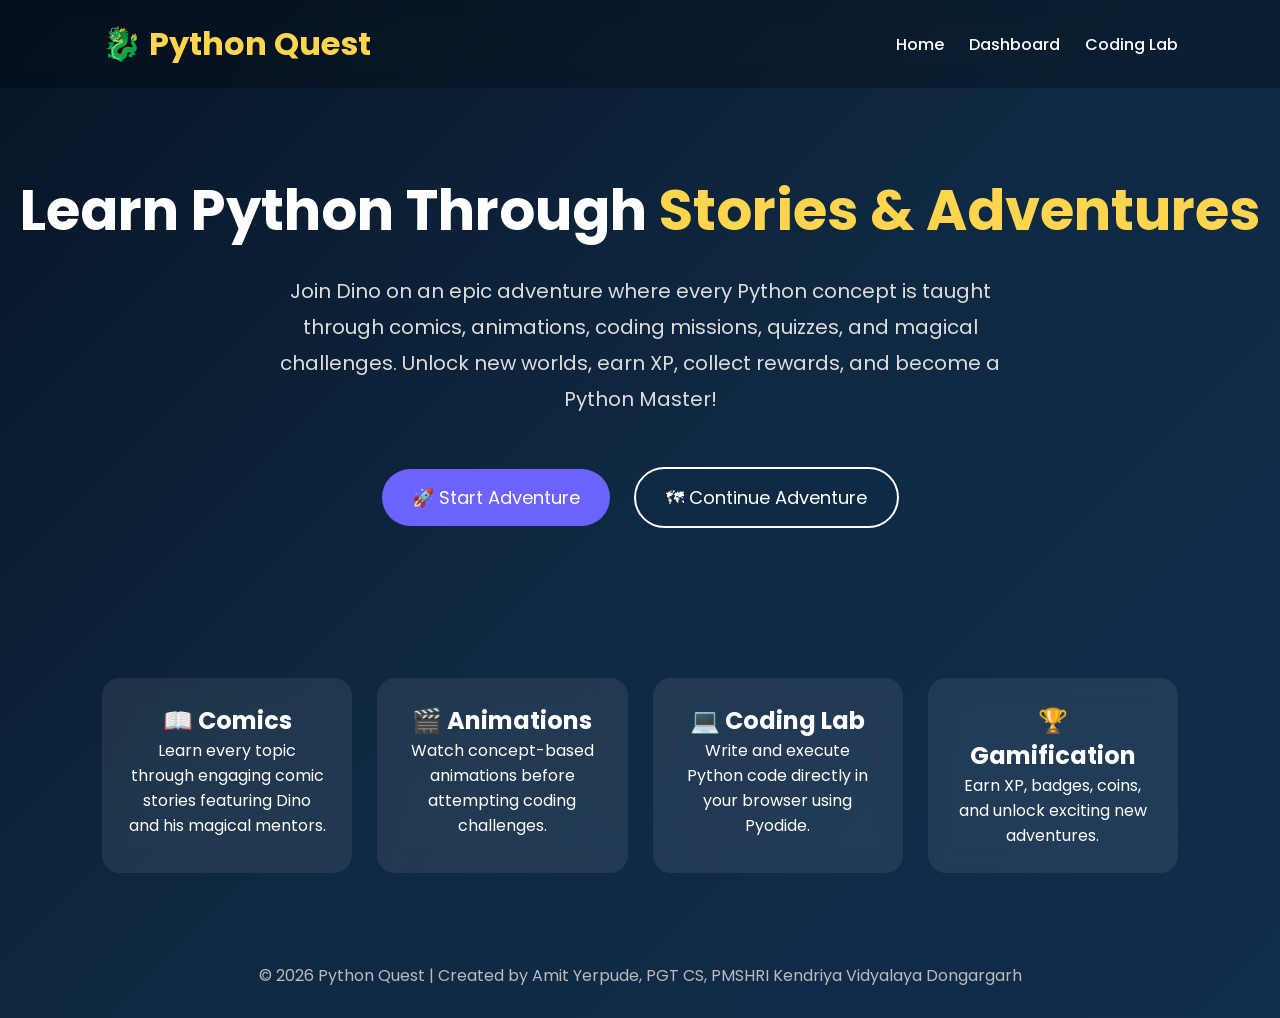
<file: index.html>
<!DOCTYPE html>
<html lang="en">
<head>
    <meta charset="UTF-8">
    <meta name="viewport" content="width=device-width, initial-scale=1.0">
    <title>Python Quest | Learn Python Through Adventures</title>

    <!-- Google Font -->
    <link href="https://fonts.googleapis.com/css2?family=Poppins:wght@300;400;600;700&display=swap" rel="stylesheet">

    <!-- CSS -->
    <link rel="stylesheet" href="css/style.css">

    <style>

        *{
            margin:0;
            padding:0;
            box-sizing:border-box;
        }

        body{

            font-family:'Poppins',sans-serif;

            background:linear-gradient(135deg,#071426,#0f2942,#112d4e);

            color:white;

            min-height:100vh;

        }

        nav{

            display:flex;

            justify-content:space-between;

            align-items:center;

            padding:20px 8%;

            background:rgba(0,0,0,.25);

            backdrop-filter:blur(10px);

        }

        .logo{

            font-size:32px;

            font-weight:700;

            color:#FFD54F;

        }

        nav ul{

            display:flex;

            list-style:none;

            gap:25px;

        }

        nav a{

            color:white;

            text-decoration:none;

            font-weight:500;

        }

        .hero{

            display:flex;

            flex-direction:column;

            justify-content:center;

            align-items:center;

            text-align:center;

            padding:80px 20px;

        }

        .hero h1{

            font-size:56px;

            margin-bottom:20px;

        }

        .hero span{

            color:#FFD54F;

        }

        .hero p{

            max-width:750px;

            font-size:20px;

            line-height:1.8;

            color:#ddd;

        }

        .buttons{

            margin-top:40px;

        }

        .btn{

            display:inline-block;

            padding:15px 30px;

            margin:10px;

            border-radius:50px;

            text-decoration:none;

            font-size:18px;

            transition:.3s;

        }

        .primary{

            background:#6C63FF;

            color:white;

        }

        .primary:hover{

            transform:translateY(-5px);

            background:#574BFF;

        }

        .secondary{

            border:2px solid white;

            color:white;

        }

        .secondary:hover{

            background:white;

            color:#222;

        }

        .features{

            display:grid;

            grid-template-columns:repeat(auto-fit,minmax(250px,1fr));

            gap:25px;

            padding:60px 8%;

        }

        .card{

            background:rgba(255,255,255,.08);

            padding:25px;

            border-radius:18px;

            text-align:center;

            transition:.3s;

        }

        .card:hover{

            transform:translateY(-8px);

        }

        footer{

            padding:30px;

            text-align:center;

            color:#bbb;

        }

        @media(max-width:768px){

            .hero h1{

                font-size:38px;

            }

            nav{

                flex-direction:column;

                gap:15px;

            }

            nav ul{

                flex-wrap:wrap;

                justify-content:center;

            }

        }

    </style>

</head>

<body>

<nav>

<div class="logo">

🐉 Python Quest

</div>

<ul>

<li><a href="#">Home</a></li>

<li><a href="dashboard.html">Dashboard</a></li>

<li><a href="code.html">Coding Lab</a></li>

</ul>

</nav>

<section class="hero">

<h1>

Learn Python Through <span>Stories & Adventures</span>

</h1>

<p>

Join Dino on an epic adventure where every Python concept is taught through comics, animations, coding missions, quizzes, and magical challenges. Unlock new worlds, earn XP, collect rewards, and become a Python Master!

</p>

<div class="buttons">

<a href="dashboard.html" class="btn primary">

🚀 Start Adventure

</a>

<a href="dashboard.html" class="btn secondary">

🗺 Continue Adventure

</a>

</div>

</section>

<section class="features">

<div class="card">

<h2>📖 Comics</h2>

<p>

Learn every topic through engaging comic stories featuring Dino and his magical mentors.

</p>

</div>

<div class="card">

<h2>🎬 Animations</h2>

<p>

Watch concept-based animations before attempting coding challenges.

</p>

</div>

<div class="card">

<h2>💻 Coding Lab</h2>

<p>

Write and execute Python code directly in your browser using Pyodide.

</p>

</div>

<div class="card">

<h2>🏆 Gamification</h2>

<p>

Earn XP, badges, coins, and unlock exciting new adventures.

</p>

</div>

</section>

<footer>

© 2026 Python Quest | Created by Amit Yerpude, PGT CS, PMSHRI Kendriya Vidyalaya Dongargarh

</footer>

</body>

</html>
</file>
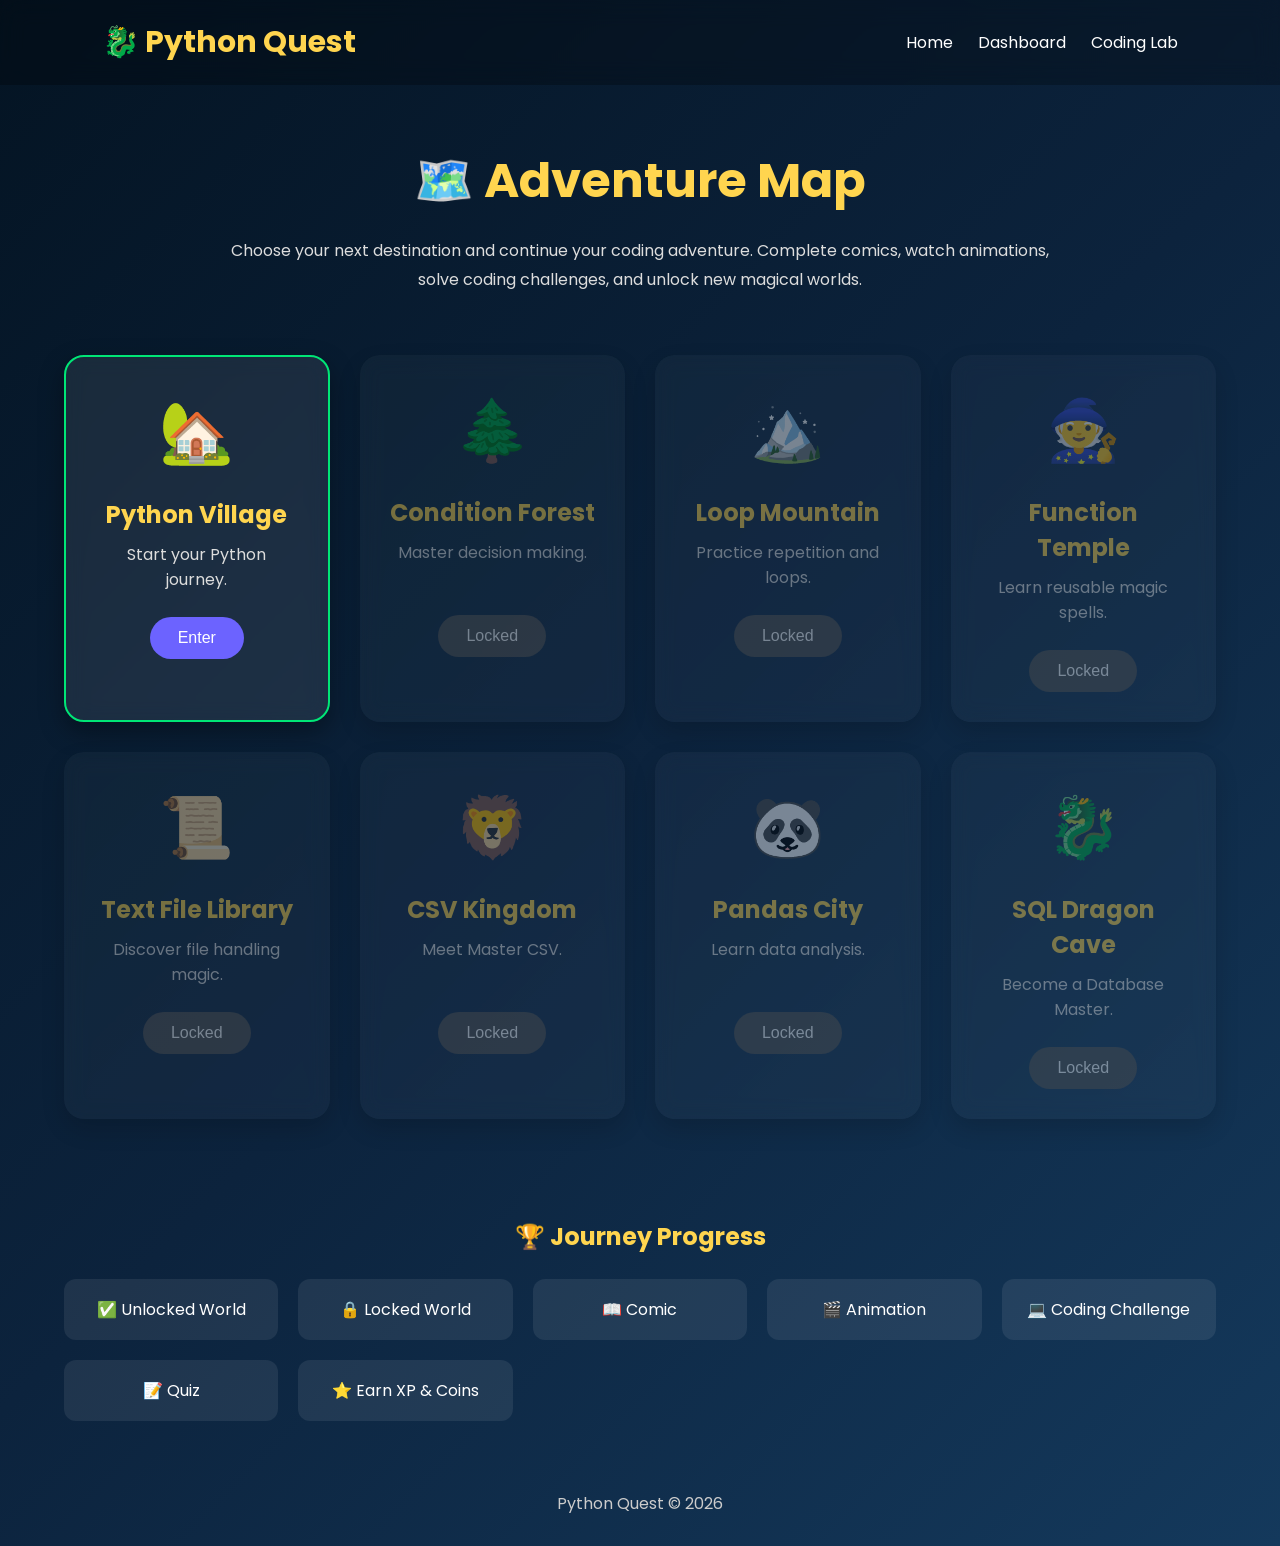
<file: map.html>
<!DOCTYPE html>
<html lang="en">
<head>
<meta charset="UTF-8">
<meta name="viewport" content="width=device-width, initial-scale=1.0">

<title>Python Quest - Adventure Map</title>

<link rel="stylesheet" href="css/map.css">

<link href="https://fonts.googleapis.com/css2?family=Poppins:wght@300;400;600;700&display=swap" rel="stylesheet">

</head>

<body>

<header>

<div class="logo">

🐉 Python Quest

</div>

<nav>

<a href="index.html">Home</a>

<a href="dashboard.html">Dashboard</a>

<a href="code.html">Coding Lab</a>

</nav>

</header>

<section class="hero">

<h1>

🗺️ Adventure Map

</h1>

<p>

Choose your next destination and continue your coding adventure.

Complete comics, watch animations, solve coding challenges, and unlock new magical worlds.

</p>

</section>

<section class="worldMap">

<div class="world unlocked">

<div class="emoji">🏡</div>

<h2>Python Village</h2>

<p>Start your Python journey.</p>

<a href="python-village.html">

<button>Enter</button>

</a>

</div>

<div class="world locked">

<div class="emoji">🌲</div>

<h2>Condition Forest</h2>

<p>Master decision making.</p>

<button disabled>Locked</button>

</div>

<div class="world locked">

<div class="emoji">🏔️</div>

<h2>Loop Mountain</h2>

<p>Practice repetition and loops.</p>

<button disabled>Locked</button>

</div>

<div class="world locked">

<div class="emoji">🧙</div>

<h2>Function Temple</h2>

<p>Learn reusable magic spells.</p>

<button disabled>Locked</button>

</div>

<div class="world locked">

<div class="emoji">📜</div>

<h2>Text File Library</h2>

<p>Discover file handling magic.</p>

<button disabled>Locked</button>

</div>

<div class="world locked">

<div class="emoji">🦁</div>

<h2>CSV Kingdom</h2>

<p>Meet Master CSV.</p>

<button disabled>Locked</button>

</div>

<div class="world locked">

<div class="emoji">🐼</div>

<h2>Pandas City</h2>

<p>Learn data analysis.</p>

<button disabled>Locked</button>

</div>

<div class="world locked">

<div class="emoji">🐉</div>

<h2>SQL Dragon Cave</h2>

<p>Become a Database Master.</p>

<button disabled>Locked</button>

</div>

</section>

<section class="legend">

<h2>🏆 Journey Progress</h2>

<div class="legendBox">

<div>

✅ Unlocked World

</div>

<div>

🔒 Locked World

</div>

<div>

📖 Comic

</div>

<div>

🎬 Animation

</div>

<div>

💻 Coding Challenge

</div>

<div>

📝 Quiz

</div>

<div>

⭐ Earn XP & Coins

</div>

</div>

</section>

<footer>

Python Quest © 2026

</footer>

<script src="js/storage.js"></script>

<script src="js/map.js"></script>

</body>

</html>
</file>
<file: css/style.css>
/*====================================================
    Python Quest
    Global Stylesheet
    Version : 1.0
====================================================*/

/* Google Font */
@import url('https://fonts.googleapis.com/css2?family=Poppins:wght@300;400;500;600;700;800&display=swap');

/* Reset */

*{
    margin:0;
    padding:0;
    box-sizing:border-box;
}

/* Variables */

:root{

    --primary:#6C63FF;
    --secondary:#FFD54F;
    --success:#00E676;
    --danger:#F44336;
    --warning:#FF9800;

    --bg-dark:#071426;
    --bg-light:#102B46;

    --card:rgba(255,255,255,.08);

    --text:#ffffff;
    --text-light:#d9d9d9;

    --radius:18px;

}

/* Body */

body{

    font-family:'Poppins',sans-serif;

    background:linear-gradient(
        135deg,
        var(--bg-dark),
        #0C233D,
        var(--bg-light)
    );

    color:var(--text);

    min-height:100vh;

}

/* Links */

a{

    text-decoration:none;

    color:white;

}

/* Images */

img{

    max-width:100%;

    display:block;

}

/* Container */

.container{

    width:90%;

    max-width:1300px;

    margin:auto;

}

/* Header */

header{

    display:flex;

    justify-content:space-between;

    align-items:center;

    padding:20px 6%;

    background:rgba(0,0,0,.25);

    backdrop-filter:blur(12px);

}

/* Logo */

.logo{

    font-size:30px;

    font-weight:700;

    color:var(--secondary);

}

/* Navigation */

nav{

    display:flex;

    gap:25px;

}

nav a{

    transition:.3s;

}

nav a:hover{

    color:var(--secondary);

}

/* Hero */

.hero{

    padding:80px 20px;

    text-align:center;

}

.hero h1{

    font-size:56px;

    margin-bottom:20px;

}

.hero p{

    max-width:850px;

    margin:auto;

    line-height:1.8;

    color:var(--text-light);

}

/* Buttons */

.btn{

    display:inline-block;

    padding:14px 30px;

    border:none;

    border-radius:50px;

    cursor:pointer;

    font-size:17px;

    transition:.3s;

}

.btn-primary{

    background:var(--primary);

    color:white;

}

.btn-primary:hover{

    transform:translateY(-4px);

    background:#5A51F7;

}

.btn-success{

    background:var(--success);

    color:black;

}

.btn-warning{

    background:var(--warning);

    color:white;

}

/* Cards */

.card{

    background:var(--card);

    backdrop-filter:blur(12px);

    border-radius:var(--radius);

    padding:25px;

    transition:.3s;

}

.card:hover{

    transform:translateY(-8px);

}

/* Grid */

.grid{

    display:grid;

    gap:25px;

}

.grid-2{

    grid-template-columns:repeat(auto-fit,minmax(320px,1fr));

}

.grid-3{

    grid-template-columns:repeat(auto-fit,minmax(280px,1fr));

}

.grid-4{

    grid-template-columns:repeat(auto-fit,minmax(230px,1fr));

}

/* Section */

.section{

    padding:70px 0;

}

/* Section Title */

.section-title{

    text-align:center;

    font-size:42px;

    color:var(--secondary);

    margin-bottom:45px;

}

/* Progress Bar */

.progress{

    width:100%;

    height:14px;

    background:#333;

    border-radius:20px;

    overflow:hidden;

}

.progress-bar{

    width:0%;

    height:100%;

    background:linear-gradient(
        90deg,
        #00E676,
        #69F0AE
    );

    transition:1s;

}

/* Badge */

.badge{

    display:inline-block;

    background:var(--secondary);

    color:black;

    padding:6px 14px;

    border-radius:20px;

    font-size:14px;

    font-weight:600;

}

/* Input */

input,
textarea,
select{

    width:100%;

    padding:14px;

    border:none;

    border-radius:10px;

    font-size:16px;

    margin-top:8px;

    margin-bottom:18px;

}

/* Footer */

footer{

    text-align:center;

    padding:35px;

    color:#cfcfcf;

}

/* Fade Animation */

.fade{

    animation:fade 1s ease;

}

@keyframes fade{

    from{

        opacity:0;

        transform:translateY(20px);

    }

    to{

        opacity:1;

        transform:translateY(0);

    }

}

/* Floating Animation */

.float{

    animation:float 3s ease-in-out infinite;

}

@keyframes float{

    0%{

        transform:translateY(0);

    }

    50%{

        transform:translateY(-10px);

    }

    100%{

        transform:translateY(0);

    }

}

/* Responsive */

@media(max-width:768px){

header{

    flex-direction:column;

    gap:18px;

}

nav{

    flex-wrap:wrap;

    justify-content:center;

}

.hero h1{

    font-size:38px;

}

.section-title{

    font-size:30px;

}

}
</file>
<file: css/map.css>
/* ==========================================
   Python Quest Adventure Map
   Version 1.0
========================================== */

*{
    margin:0;
    padding:0;
    box-sizing:border-box;
}

body{

    font-family:'Poppins',sans-serif;

    background:linear-gradient(135deg,#041423,#0C233D,#14395C);

    color:white;

    min-height:100vh;

}

/*================ HEADER ================*/

header{

    display:flex;

    justify-content:space-between;

    align-items:center;

    padding:20px 8%;

    background:rgba(0,0,0,.25);

    backdrop-filter:blur(12px);

}

.logo{

    font-size:30px;

    font-weight:bold;

    color:#FFD54F;

}

nav{

    display:flex;

    gap:25px;

}

nav a{

    color:white;

    text-decoration:none;

    transition:.3s;

}

nav a:hover{

    color:#FFD54F;

}

/*================ HERO ================*/

.hero{

    text-align:center;

    padding:60px 20px;

}

.hero h1{

    font-size:48px;

    color:#FFD54F;

}

.hero p{

    margin-top:20px;

    max-width:850px;

    margin-left:auto;

    margin-right:auto;

    line-height:1.8;

    color:#dddddd;

}

/*================ MAP ================*/

.worldMap{

    width:90%;

    margin:auto;

    display:grid;

    grid-template-columns:repeat(auto-fit,minmax(260px,1fr));

    gap:30px;

    padding-bottom:60px;

}

.world{

    background:rgba(255,255,255,.08);

    backdrop-filter:blur(10px);

    border-radius:20px;

    padding:30px;

    text-align:center;

    transition:.35s;

    box-shadow:0 10px 25px rgba(0,0,0,.35);

}

.world:hover{

    transform:translateY(-10px);

}

.emoji{

    font-size:60px;

}

.world h2{

    margin:20px 0 10px;

    color:#FFD54F;

}

.world p{

    color:#dddddd;

    min-height:55px;

}

.world button{

    margin-top:20px;

    padding:12px 28px;

    border:none;

    border-radius:30px;

    background:#6C63FF;

    color:white;

    cursor:pointer;

    transition:.3s;

    font-size:16px;

}

.world button:hover{

    background:#5145FF;

}

.unlocked{

    border:2px solid #00E676;

}

.locked{

    opacity:.45;

}

.locked button{

    background:#555;

    cursor:not-allowed;

}

/*================ LEGEND ================*/

.legend{

    width:90%;

    margin:40px auto;

}

.legend h2{

    text-align:center;

    margin-bottom:25px;

    color:#FFD54F;

}

.legendBox{

    display:grid;

    grid-template-columns:repeat(auto-fit,minmax(180px,1fr));

    gap:20px;

}

.legendBox div{

    background:rgba(255,255,255,.08);

    padding:18px;

    border-radius:12px;

    text-align:center;

}

/*================ FOOTER ================*/

footer{

    padding:30px;

    text-align:center;

    color:#cccccc;

}

/*================ MOBILE ================*/

@media(max-width:768px){

header{

flex-direction:column;

gap:15px;

}

nav{

flex-wrap:wrap;

justify-content:center;

}

.hero h1{

font-size:36px;

}

.hero p{

font-size:16px;

}

}
</file>
